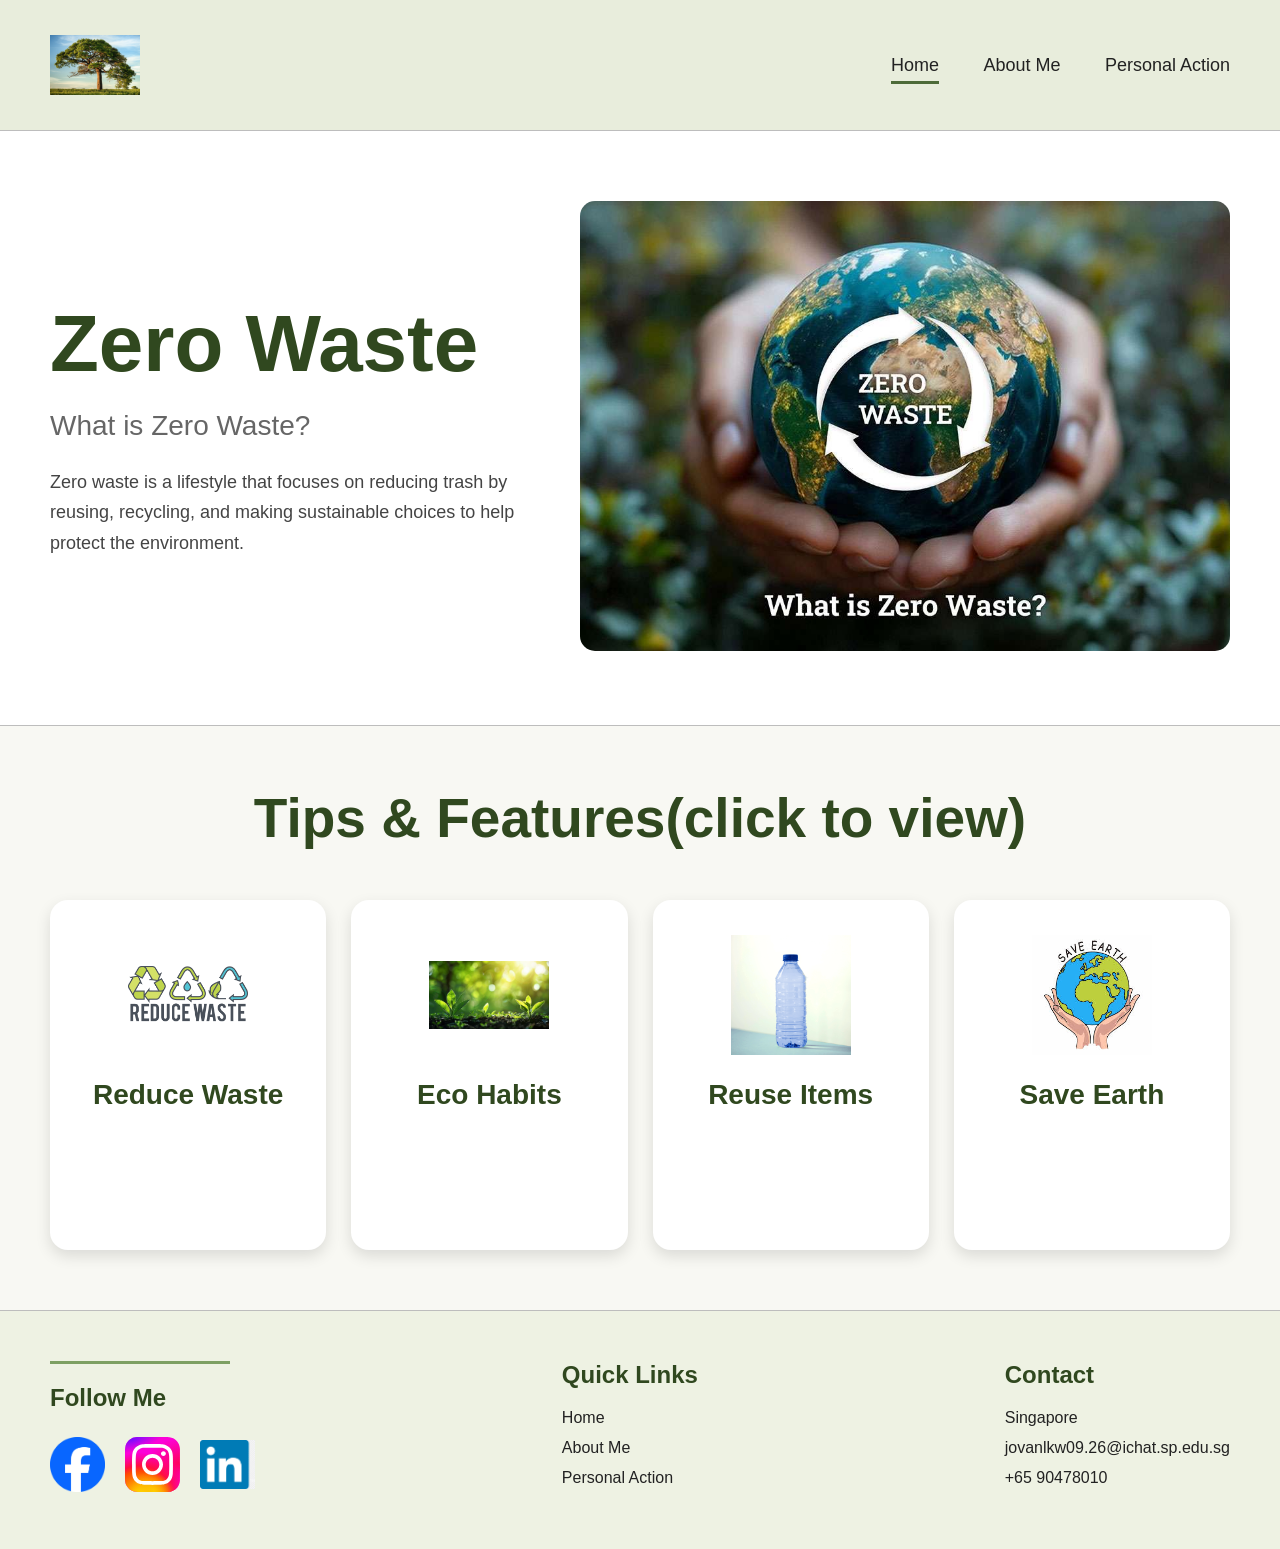
<file: index.html>
<!DOCTYPE html>
<html lang="en">
<head>
<meta charset="UTF-8">
<meta name="viewport" content="width=device-width, initial-scale=1.0">
<title>Zero Waste Website</title>
<link rel="stylesheet" href="index.css">

</head>

<body>

<header>

<div class="logo">
    <img src="images/treee.jpg" alt="Logo">
</div>

<nav>
    <a href="index.html" class="active">Home</a>
    <a href="aboutme.html">About Me</a>
    <a href="personalaction.html">Personal Action</a>

</nav>

</header>

<section class="hero">

<div class="hero-text">

<h1>Zero Waste</h1>

<p>What is Zero Waste?</p>

<div>
    Zero waste is a lifestyle that focuses on reducing trash by
    reusing, recycling, and making sustainable choices to help
    protect the environment.
</div>

</div>

<div class="hero-image">

<img src="images/zero-waste.jpg">

</div>

</section>

<section class="features">

<h2>Tips & Features(click to view)</h2>

<div class="feature-container">

    <!-- CARD 1 -->

    <div class="feature-box">

        <img src="images/reducewaste.png">

        <h3>Reduce Waste</h3>

        <div class="feature-text">
            Reducing waste helps protect the environment by minimising
            pollution and conserving natural resources.
        </div>

    </div>

    <!-- CARD 2 -->

    <div class="feature-box">

        <img src="images/plant.jpg">

        <h3>Eco Habits</h3>

        <div class="feature-text">
            People can practice eco habits by reducing waste,
            recycling properly, and using reusable items.
        </div>

    </div>

    <!-- CARD 3 -->

    <div class="feature-box">

        <img src="images/bottle.png">

        <h3>Reuse Items</h3>

        <div class="feature-text">
            Reusing items helps reduce waste and encourages
            a more sustainable lifestyle.
        </div>

    </div>

    <!-- CARD 4 -->

    <div class="feature-box">

        <img src="images/earth.jpg">

        <h3>Save Earth</h3>

        <div class="feature-text">
            Saving Earth starts with small everyday actions
            that help reduce pollution and protect the environment.
        </div>

    </div>

</div>

</section>

<footer>

<div class="footer-logo">

    <div class="footer-line"></div>

    <h4 class="social-title">Follow Me</h4>

    <div class="socials">

        <a href="https://www.facebook.com/share/1E5kf7ziAb/?mibextid=wwXIfr" target="_blank">
            <img src="images/Facebook.png" alt="Facebook">
        </a>

        <a href="https://www.instagram.com/jovanslees?igsh=MTZlbHJ2b3M3dmVrbQ%3D%3D&utm_source=qr" target="_blank">
            <img src="images/instagram.svg" alt="Instagram">
        </a>

        <a href="https://sg.linkedin.com/in/jovan-lee-kai-wen-5ba887360" target="_blank">
            <img src="images/linkedin.png" alt="LinkedIn">
        </a>

    </div>

</div>

<div class="footer-section">

<h4 class="social-title">Quick Links</h4>

<a href="index.html">Home</a>
<a href="aboutme.html">About Me</a>
<a href="personalaction.html">Personal Action</a>


</div>

<div class="footer-section">

<h4>Contact</h4>

<a href="#">Singapore</a>
<a href="#">jovanlkw09.26@ichat.sp.edu.sg</a>
<a href="#">+65 90478010</a>

</div>

</footer>

<script>
    const cards = document.querySelectorAll(".feature-box");

    cards.forEach(function(card){
        card.addEventListener("click", function(){
            card.classList.toggle("show");
        });
    });
</script>

</body>
</html>
</file>
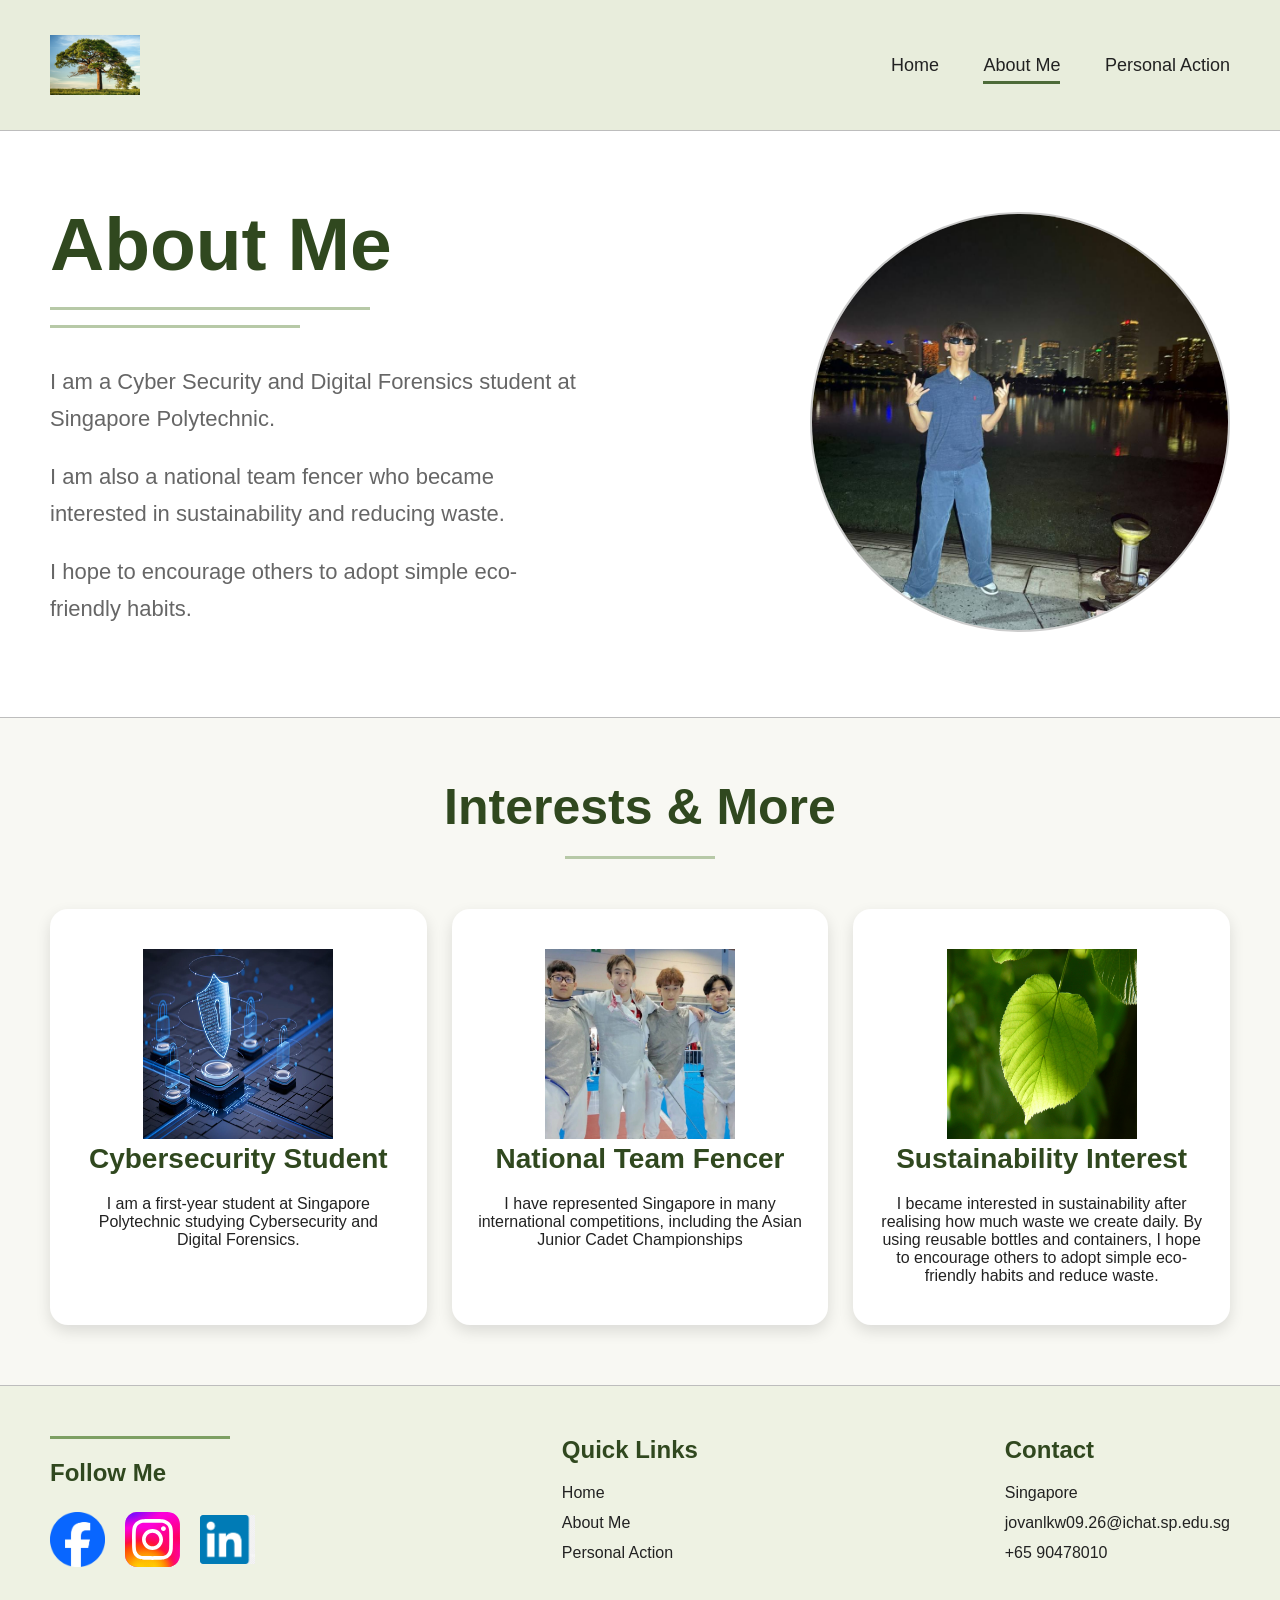
<file: aboutme.html>
<!DOCTYPE html>
<html lang="en">
<head>
<meta charset="UTF-8">
<meta name="viewport" content="width=device-width, initial-scale=1.0">
<title>About Me</title>

<link rel="stylesheet" href="aboutme.css">

</head>

<body>

<header>

<div class="logo">
    <img src="./images/treee.jpg">"> alt="Logo">
</div>

<nav>
    <a href="index.html">Home</a>
    <a href="aboutme.html" class="active">About Me</a>
    <a href="personalaction.html">Personal Action</a>

</nav>

</header>

<section class="hero">

<div class="hero-text">

<h1>About Me</h1>

<div class="line"></div>
<div class="line short"></div>

<p>
I am a Cyber Security and Digital Forensics student
at Singapore Polytechnic.
</p>

<p>
I am also a national team fencer who became interested
in sustainability and reducing waste.
</p>

<p>
I hope to encourage others to adopt simple eco-friendly habits.
</p>

</div>

<div class="hero-image">

<img src="images/profile.jpg">

</div>

</section>

<section class="interests">

<h2>Interests & More</h2>

<div class="middle-line"></div>

<div class="interest-container">

<div class="interest-box">

<img src="images/cyber.jpg">

<h3>Cybersecurity Student</h3>

<div class="">I am a first-year student at Singapore Polytechnic studying Cybersecurity and Digital Forensics.</div>


</div>

<div class="interest-box">

<img src="images/fencing.jpg">

<h3>National Team Fencer</h3>

<div class="">I have represented Singapore in many international competitions, including the Asian Junior Cadet Championships</div>


</div>

<div class="interest-box">

<img src="images/leaf.jpg">

<h3>Sustainability Interest</h3>

<div class="">I became interested in sustainability after realising how much waste we create daily. By using reusable bottles and containers, I hope to encourage others to adopt simple eco-friendly habits and reduce waste.
</div>


</div>

</div>

</section>



<footer>

<div class="footer-logo">

    <div class="footer-line"></div>

    <h4 class="social-title">Follow Me</h4>

    <div class="socials">

        <a href="https://www.facebook.com/share/1E5kf7ziAb/?mibextid=wwXIfr" target="_blank">
            <img src="images/Facebook.png" alt="Facebook">
        </a>

        <a href="https://www.instagram.com/jovanslees?igsh=MTZlbHJ2b3M3dmVrbQ%3D%3D&utm_source=qr" target="_blank">
            <img src="images/instagram.svg" alt="Instagram">
        </a>

        <a href="https://sg.linkedin.com/in/jovan-lee-kai-wen-5ba887360" target="_blank">
            <img src="images/linkedin.png" alt="LinkedIn">
        </a>

    </div>

</div>

<div class="footer-section">

    <h4 class="social-title">Quick Links</h4>

    <a href="index.html">Home</a>
    <a href="aboutme.html">About Me</a>
    <a href="personalaction.html">Personal Action</a>


</div>

<div class="footer-section">

    <h4>Contact</h4>

    <a href="#">Singapore</a>
    <a href="#">jovanlkw09.26@ichat.sp.edu.sg</a>
    <a href="#">+65 90478010</a>

</div>

</footer>
</body>
</html>
</file>
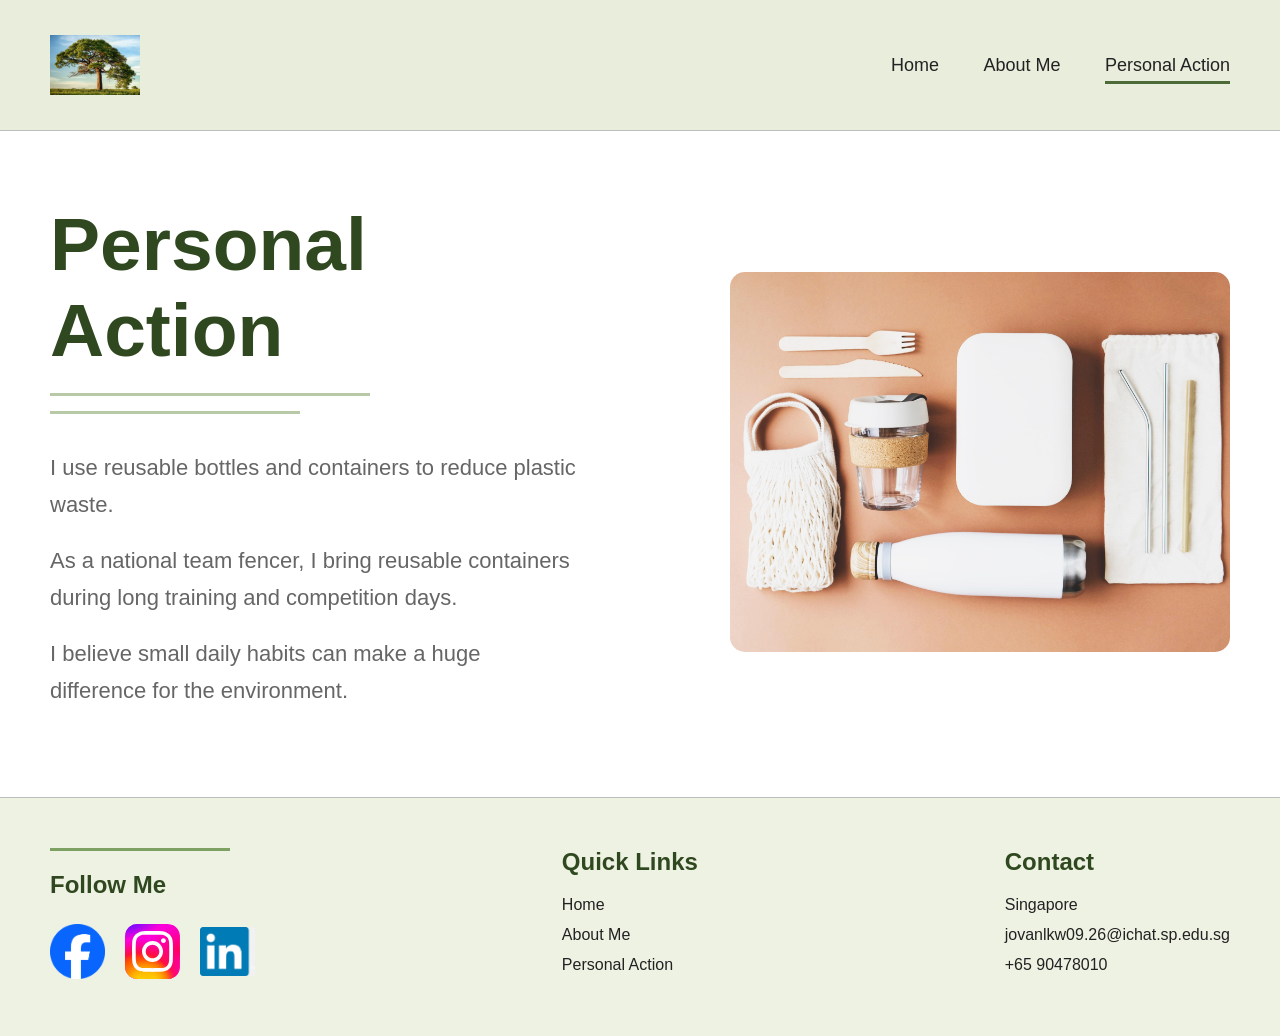
<file: personalaction.html>
<!DOCTYPE html>
<html lang="en">
<head>
<meta charset="UTF-8">
<meta name="viewport" content="width=device-width, initial-scale=1.0">
<title>Personal Action</title>
<link rel="stylesheet" href="personalaction.css">
</head>


<body>

<header>

<div class="logo">
    <img src="images/treee.jpg" alt="Logo">
</div>

<nav>
    <a href="index.html">Home</a>
    <a href="aboutme.html">About Me</a>
    <a href="personalaction.html" class="active">Personal Action</a>
    
</nav>

</header>

<section class="hero">

<div class="hero-text">

<h1>Personal Action</h1>

<div class="line"></div>
<div class="line short"></div>

<p>
I use reusable bottles and containers to reduce plastic waste.
</p>

<p>
As a national team fencer, I bring reusable containers during long training and competition days.
</p>

<p>
I believe small daily habits can make a huge difference for the environment.
</p>

</div>

<div class="hero-image">
    <img src="images/reusable.jpg" alt="Reusable Items">


</section>

<footer>

<div class="footer-logo">

    <div class="footer-line"></div>

    <h4 class="social-title">Follow Me</h4>

    <div class="socials">

        <a href="https://www.facebook.com/share/1E5kf7ziAb/?mibextid=wwXIfr" target="_blank">
            <img src="images/Facebook.png" alt="Facebook">
        </a>

        <a href="https://www.instagram.com/jovanslees?igsh=MTZlbHJ2b3M3dmVrbQ%3D%3D&utm_source=qr" target="_blank">
            <img src="images/instagram.svg" alt="Instagram">
        </a>

        <a href="https://sg.linkedin.com/in/jovan-lee-kai-wen-5ba887360" target="_blank">
            <img src="images/linkedin.png" alt="LinkedIn">
        </a>

    </div>

</div>

<div class="footer-section">

<h4 class="social-title">Quick Links</h4>

<a href="index.html">Home</a>
<a href="aboutme.html">About Me</a>
<a href="personalaction.html">Personal Action</a>


</div>

<div class="footer-section">

<h4>Contact</h4>

<a href="#">Singapore</a>
<a href="#">jovanlkw09.26@ichat.sp.edu.sg</a>
<a href="#">+65 90478010</a>

</div>

</footer>

</body>
</html>
</file>
<file: index.css>
*{
    margin:0;
    padding:0;
    box-sizing:border-box;
}

body{
    font-family:Arial, sans-serif;
    background-color:#f8f8f3;
    color:#222;
}

/* HEADER */

header{
    display:flex;
    justify-content:space-between;
    align-items:center;
    padding:20px 50px;
    background-color:#e8eddc;
    border-bottom:1px solid #bdbdbd;
}

.logo{
    width:90px;
    height:90px;
    overflow:hidden;
}

.logo img{
    width:100%;
    height:100%;
    object-fit:contain;
}

nav a{
    text-decoration:none;
    color:#222;
    margin-left:40px;
    font-size:18px;
    transition:0.3s;
}

nav a:hover{
    color:#4d6b39;
}

nav a.active{
    border-bottom:3px solid #4d6b39;
    padding-bottom:6px;
}

/* HERO SECTION */

.hero{
    display:flex;
    justify-content:space-between;
    align-items:center;
    padding:70px 50px;
    background-color:white;
    border-bottom:1px solid #bdbdbd;
}

.hero-text{
    width:40%;
}

.hero-text h1{
    font-size:80px;
    color:#30481f;
    margin-bottom:20px;
}

.hero-text p{
    font-size:28px;
    color:#666;
    margin-bottom:25px;
}

.hero-text div{
    font-size:18px;
    line-height:1.7;
    color:#444;
}

.hero-image img{
    width:650px;
    height:450px;
    object-fit:cover;
    border-radius:15px;
}

/* FEATURES */

.features{
    padding:60px 50px;
    text-align:center;
    background-color:#f8f8f3;
    border-bottom:1px solid #bdbdbd;
}

.features h2{
    font-size:55px;
    color:#30481f;
    margin-bottom:50px;
}

.feature-container{
    display:flex;
    justify-content:space-between;
    gap:25px;
}

.feature-box{
    width:24%;
    background:white;
    border-radius:18px;
    padding:35px 20px;
    box-shadow:0 6px 15px rgba(0,0,0,0.12);
    transition:0.3s;
    text-align:center;
    min-height:350px;
    cursor:pointer;
}

.feature-box:hover{
    transform:translateY(-6px);
}

.feature-box img{
    width:120px;
    height:120px;
    object-fit:contain;
    margin-bottom:20px;
}

.feature-box h3{
    font-size:28px;
    color:#30481f;
    margin-bottom:15px;
}

.feature-text{
    display:none;
    font-size:17px;
    line-height:1.6;
    color:#444;
    margin-top:15px;
}

.feature-box.show .feature-text{
    display:block;
}

/* FOOTER */

footer{
    display:flex;
    justify-content:space-between;
    padding:50px;
    background-color:#eef2e3;
}

.footer-line{
    width:180px;
    height:3px;
    background-color:#7da063;
    margin-bottom:20px;
}

/* SOCIAL MEDIA */

.social-title{
    font-size:24px;
    margin-bottom:15px;
    color:#30481f;
}

.socials{
    display:flex;
    gap:20px;
    align-items:center;
    margin-top:25px;
}

.socials a{
    display:flex;
    justify-content:center;
    align-items:center;
    width:55px;
    height:55px;
}

.socials img{
    width:55px;
    height:55px;
    object-fit:contain;
}

/* FOOTER LINKS */

.footer-section h4{
    font-size:24px;
    margin-bottom:20px;
    color:#30481f;
}

.footer-section a{
    display:block;
    text-decoration:none;
    color:#222;
    margin-bottom:12px;
    font-size:16px;
    transition:0.3s;
}

.footer-section a:hover{
    color:#4d6b39;
}
</file>
<file: aboutme.css>
*{
    margin:0;
    padding:0;
    box-sizing:border-box;
}

body{
    font-family:Arial, sans-serif;
    background-color:#f8f8f3;
    color:#222;
}

/* HEADER */

header{
    display:flex;
    justify-content:space-between;
    align-items:center;
    padding:20px 50px;
    background-color:#e8eddc;
    border-bottom:1px solid #bdbdbd;
}

.logo{
    width:90px;
    height:90px;
    overflow:hidden;
}

.logo img{
    width:100%;
    height:100%;
    object-fit:contain;
}

nav a{
    text-decoration:none;
    color:#222;
    margin-left:40px;
    font-size:18px;
    transition:0.3s;
}

nav a:hover{
    color:#4d6b39;
}

nav a.active{
    border-bottom:3px solid #4d6b39;
    padding-bottom:6px;
}

/* HERO SECTION */

.hero{
    display:flex;
    justify-content:space-between;
    align-items:center;
    padding:70px 50px;
    background-color:white;
    border-bottom:1px solid #bdbdbd;
}

.hero-text{
    width:45%;
}

.hero-text h1{
    font-size:75px;
    color:#30481f;
    margin-bottom:20px;
}

.hero-text p{
    font-size:22px;
    color:#666;
    line-height:1.7;
    margin-bottom:20px;
}

.line{
    width:320px;
    height:3px;
    background-color:#b7c9a7;
    margin-bottom:15px;
}

.line.short{
    width:250px;
    margin-bottom:35px;
}

.hero-image img{
    width:420px;
    height:420px;
    object-fit:cover;
    border-radius:50%;
    border:2px solid #ccc;
}

/* INTERESTS SECTION */

.interests{
    padding:60px 50px;
    text-align:center;
    background-color:#f8f8f3;
    border-bottom:1px solid #bdbdbd;
}

.interests h2{
    font-size:50px;
    color:#30481f;
    margin-bottom:20px;
}

.middle-line{
    width:150px;
    height:3px;
    background-color:#b7c9a7;
    margin:auto;
    margin-bottom:50px;
}

.interest-container{
    display:flex;
    justify-content:space-between;
    gap:25px;
}

.interest-box{
    width:32%;
    background-color:white;
    border-radius:18px;
    padding:40px 25px;
    box-shadow:0 6px 15px rgba(0,0,0,0.12);
    transition:0.3s;
}

.interest-box:hover{
    transform:translateY(-6px);
}

.interest-box img{
    width:190px;
    height:190px;
}

.interest-box h3{
    font-size:28px;
    color:#30481f;
    margin-bottom:20px;
}

.small-line{
    width:150px;
    height:3px;
    background-color:#b7c9a7;
    margin:auto;
    margin-bottom:12px;
}

.small-line.short{
    width:120px;
}

/* SUBSCRIBE SECTION */

.subscribe{
    display:flex;
    justify-content:space-between;
    align-items:center;
    padding:45px 50px;
    background-color:#eadbc8;
    border-bottom:1px solid #bdbdbd;
}

.left-subscribe{
    display:flex;
    align-items:center;
    gap:25px;
}

.left-subscribe img{
    width:70px;
    height:70px;
    object-fit:contain;
}

.left-subscribe h3{
    font-size:35px;
    color:#30481f;
}

.left-subscribe p{
    margin-top:8px;
    color:#555;
}

form{
    display:flex;
    gap:15px;
}

form input{
    width:320px;
    padding:18px;
    border:1px solid #bbb;
    font-size:16px;
}

form button{
    margin-top:0;
    padding:18px 30px;
    background-color:#d6b784;
    border:none;
    cursor:pointer;
    transition:0.3s;
}

form button:hover{
    background-color:#c6a16a;
}

/* FOOTER */

footer{
    display:flex;
    justify-content:space-between;
    padding:50px;
    background-color:#eef2e3;
}

.footer-line{
    width:180px;
    height:3px;
    background-color:#7da063;
    margin-bottom:20px;
}

/* SOCIAL MEDIA */

.social-title{
    font-size:24px;
    margin-bottom:15px;
    color:#30481f;
}

.socials{
    display:flex;
    gap:20px;
    align-items:center;
    margin-top:25px;
}

.socials a{
    display:flex;
    justify-content:center;
    align-items:center;
    width:55px;
    height:55px;
}

.socials img{
    width:55px;
    height:55px;
    object-fit:contain;
}

/* FOOTER LINKS */

.footer-section h4{
    font-size:24px;
    margin-bottom:20px;
    color:#30481f;
}

.footer-section a{
    display:block;
    text-decoration:none;
    color:#222;
    margin-bottom:12px;
    font-size:16px;
    transition:0.3s;
}

.footer-section a:hover{
    color:#4d6b39;
}
</file>
<file: personalaction.css>
*{
    margin:0;
    padding:0;
    box-sizing:border-box;
}

body{
    font-family:Arial, sans-serif;
    background-color:#f8f8f3;
    color:#222;
}

/* HEADER */

header{
    display:flex;
    justify-content:space-between;
    align-items:center;
    padding:20px 50px;
    background-color:#e8eddc;
    border-bottom:1px solid #bdbdbd;
}

.logo{
    width:90px;
    height:90px;
    overflow:hidden;
}

.logo img{
    width:100%;
    height:100%;
    object-fit:contain;
}

nav a{
    text-decoration:none;
    color:#222;
    margin-left:40px;
    font-size:18px;
    transition:0.3s;
}

nav a:hover{
    color:#4d6b39;
}

nav a.active{
    border-bottom:3px solid #4d6b39;
    padding-bottom:6px;
}

/* HERO */

.hero{
    display:flex;
    justify-content:space-between;
    align-items:center;
    padding:70px 50px;
    background-color:white;
    border-bottom:1px solid #bdbdbd;
}

.hero-text{
    width:45%;
}

.hero-text h1{
    font-size:75px;
    color:#30481f;
    margin-bottom:20px;
}

.hero-text p{
    font-size:22px;
    color:#666;
    line-height:1.7;
    margin-bottom:18px;
}

.line{
    width:320px;
    height:3px;
    background-color:#b7c9a7;
    margin-bottom:15px;
}

.line.short{
    width:250px;
    margin-bottom:35px;
}

.hero-image img{
    width:500px;
    height:380px;
    object-fit:cover;
    border-radius:15px;
}

/* SUBSCRIBE */

.subscribe{
    display:flex;
    justify-content:space-between;
    align-items:center;
    padding:45px 50px;
    background-color:#eadbc8;
    border-bottom:1px solid #bdbdbd;
}

.left-subscribe{
    display:flex;
    align-items:center;
    gap:25px;
}

.left-subscribe img{
    width:70px;
    height:70px;
    object-fit:contain;
}

.left-subscribe h3{
    font-size:35px;
    color:#30481f;
}

.left-subscribe p{
    margin-top:8px;
    color:#555;
}

form{
    display:flex;
    gap:15px;
}

form input{
    width:320px;
    padding:18px;
    border:1px solid #bbb;
    font-size:16px;
}

form button{
    padding:18px 30px;
    background-color:#d6b784;
    border:none;
    cursor:pointer;
    transition:0.3s;
}

form button:hover{
    background-color:#c6a16a;
}

/* FOOTER */

footer{
    display:flex;
    justify-content:space-between;
    padding:50px;
    background-color:#eef2e3;
}

.footer-line{
    width:180px;
    height:3px;
    background-color:#7da063;
    margin-bottom:20px;
}

/* SOCIAL MEDIA */

.social-title{
    font-size:24px;
    margin-bottom:15px;
    color:#30481f;
}

.socials{
    display:flex;
    gap:20px;
    align-items:center;
    margin-top:25px;
}

.socials a{
    display:flex;
    justify-content:center;
    align-items:center;
    width:55px;
    height:55px;
}

.socials img{
    width:55px;
    height:55px;
    object-fit:contain;
}

/* FOOTER LINKS */

.footer-section h4{
    font-size:24px;
    margin-bottom:20px;
    color:#30481f;
}

.footer-section a{
    display:block;
    text-decoration:none;
    color:#222;
    margin-bottom:12px;
    font-size:16px;
    transition:0.3s;
}

.footer-section a:hover{
    color:#4d6b39;
}
</file>
